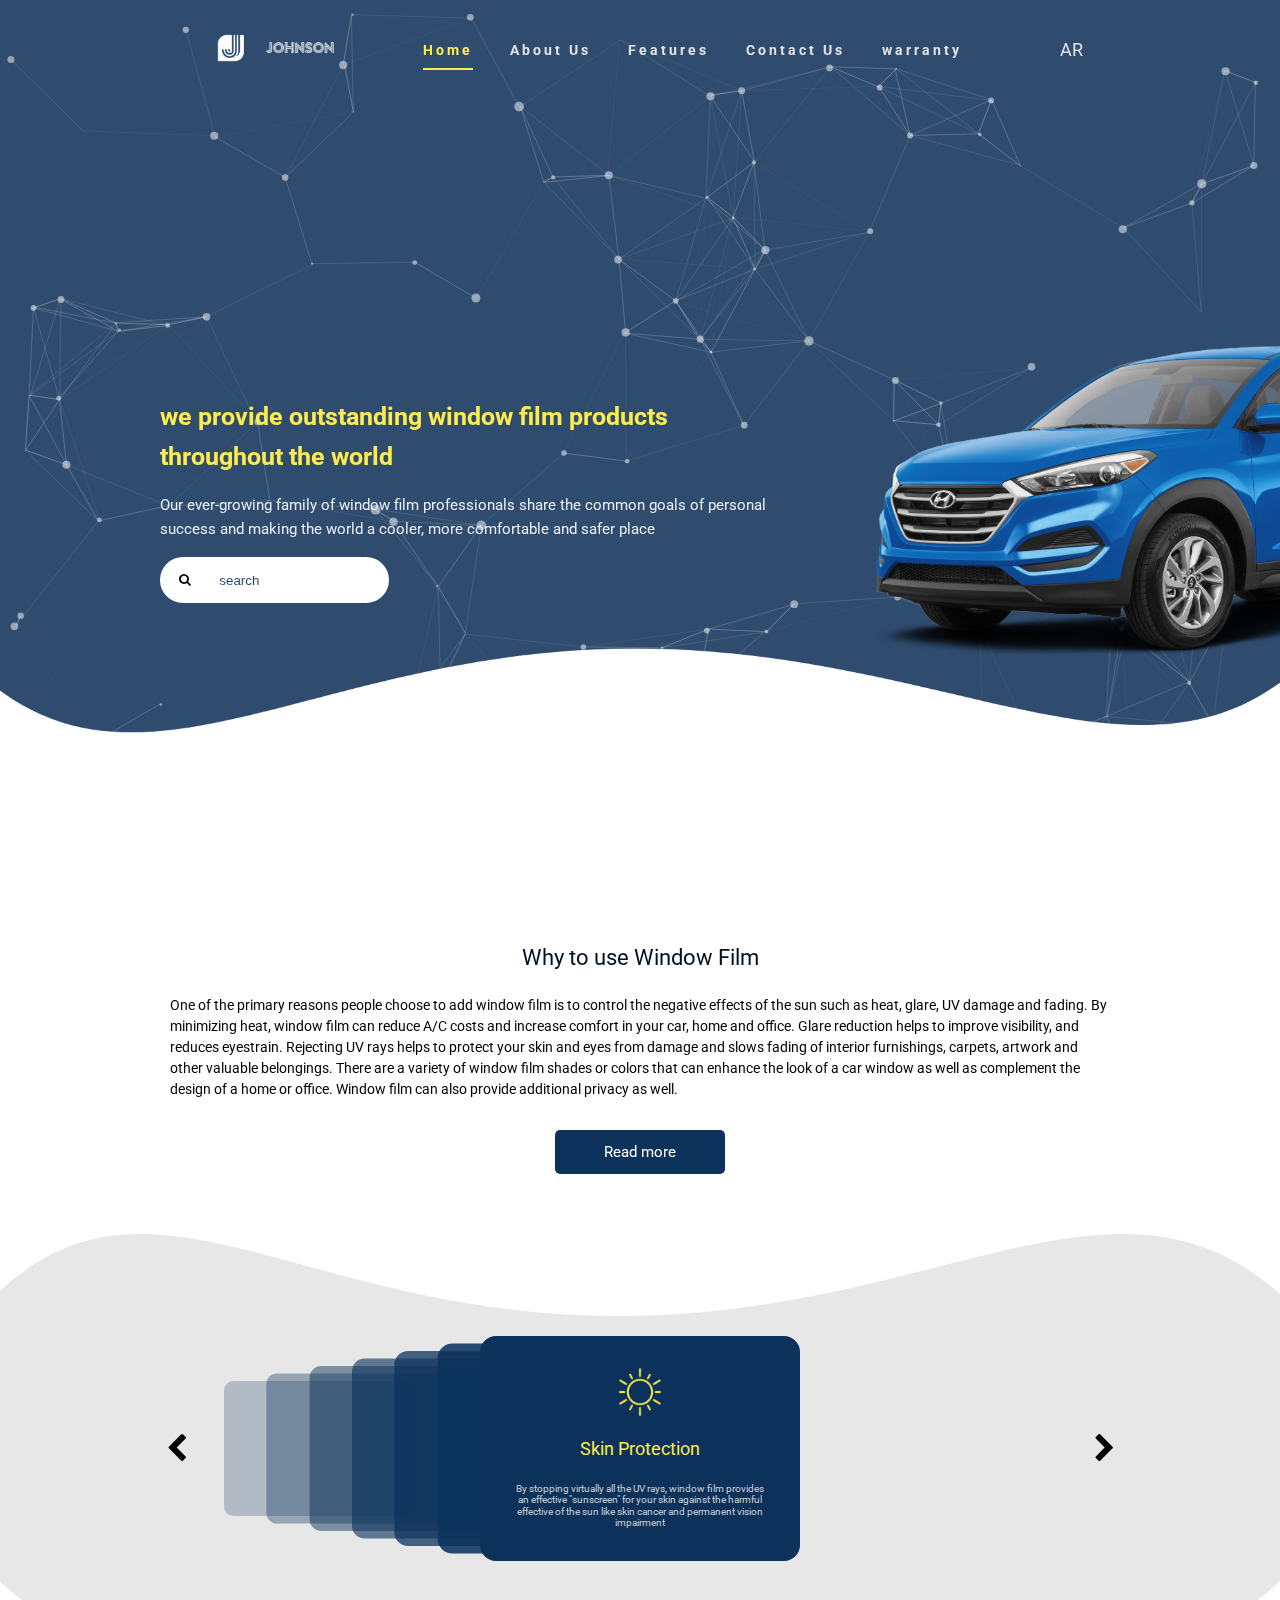
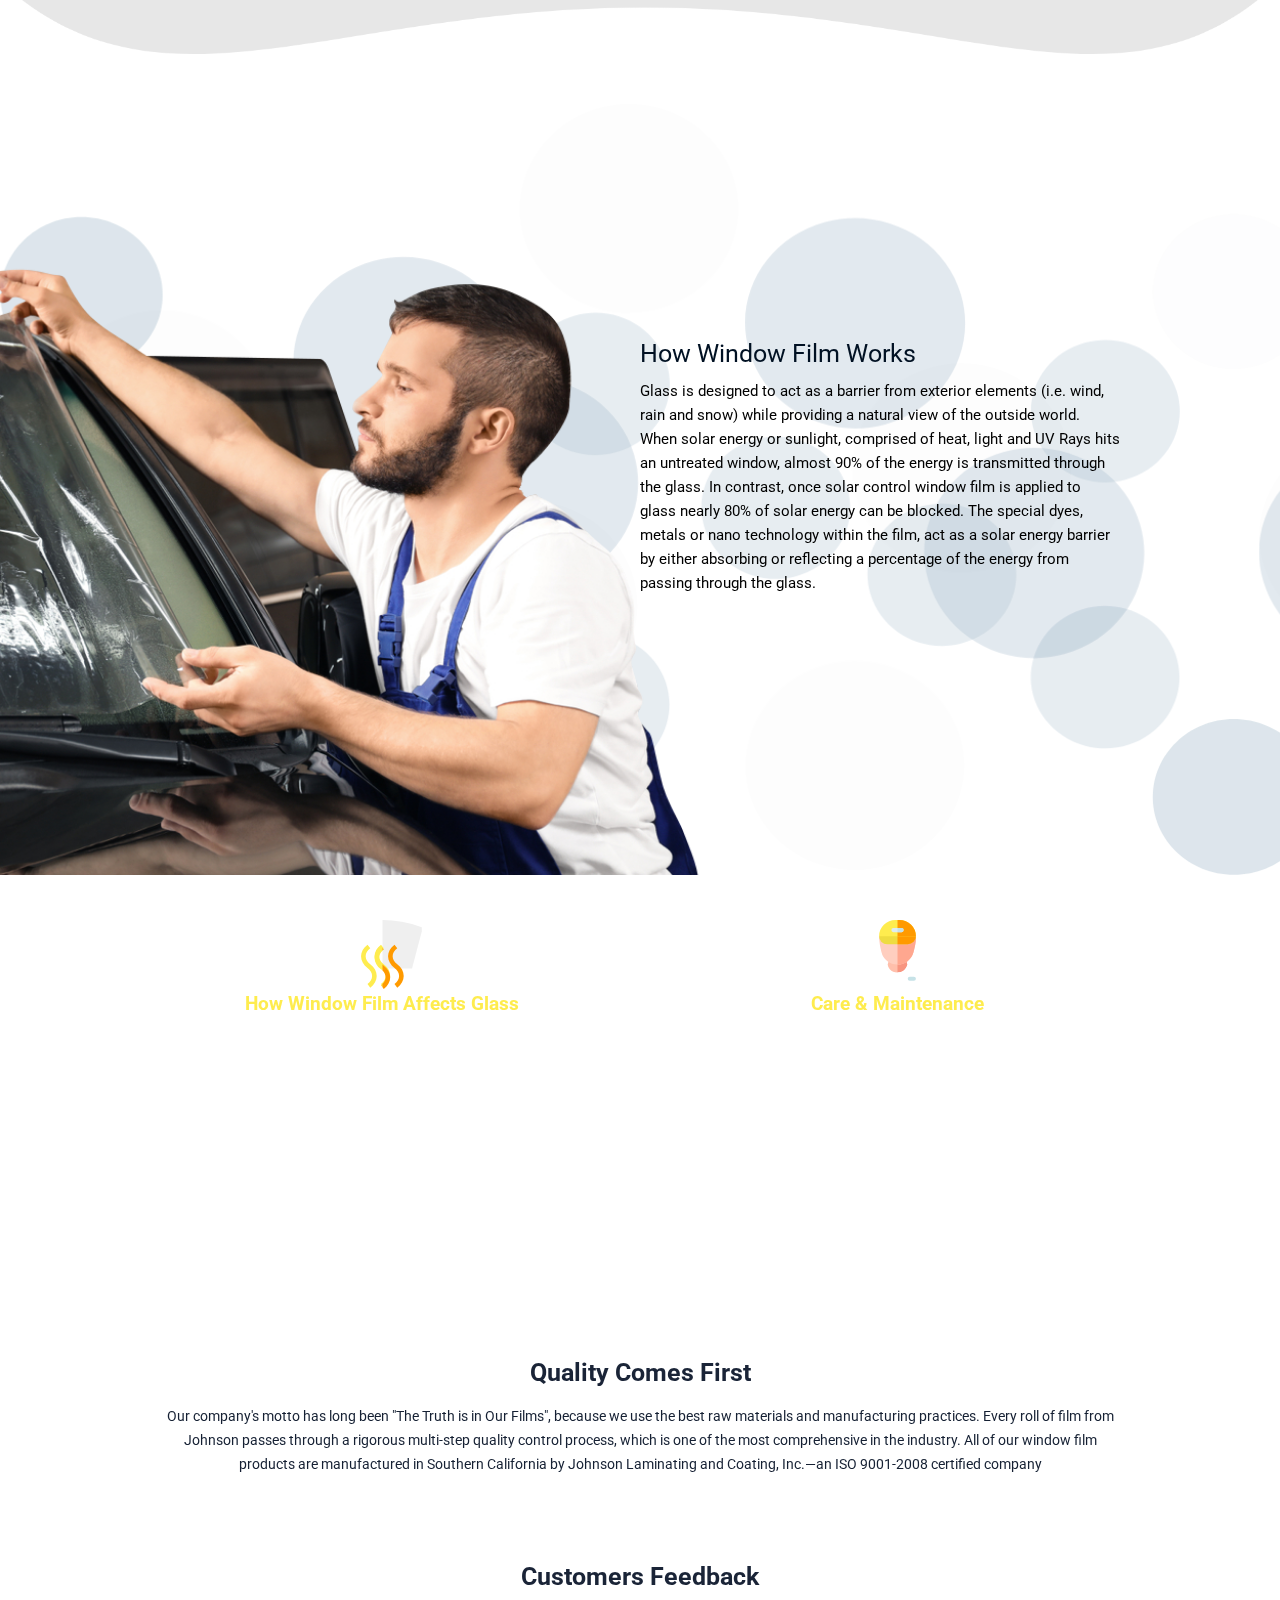
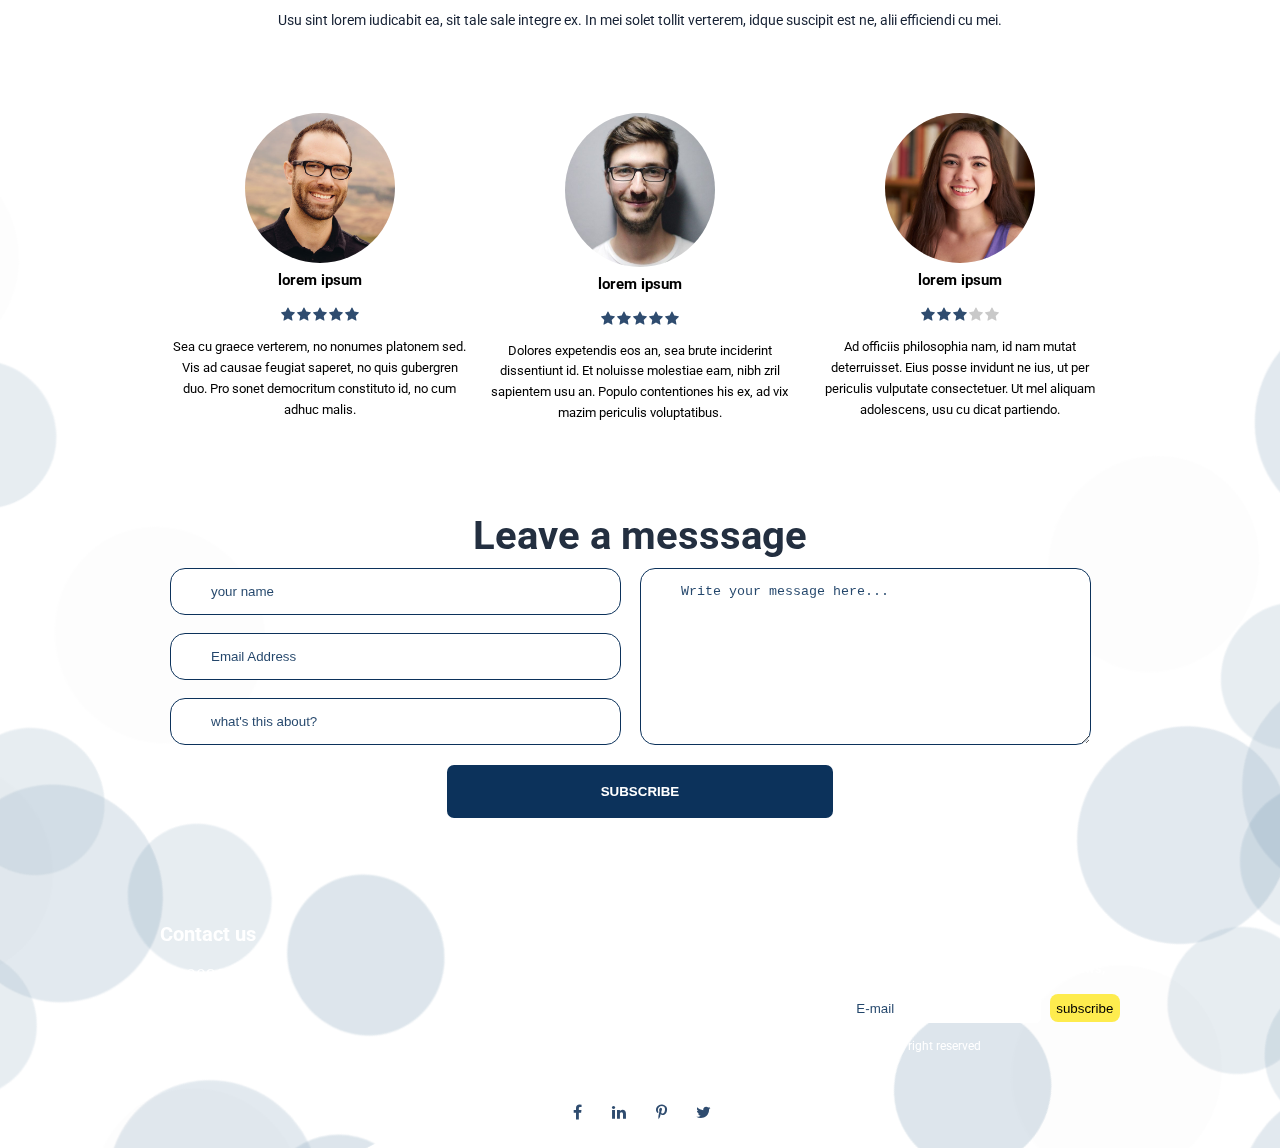
<file: index.html>
<!DOCTYPE html>
<html lang="en" dir="ltr">

<head>
  <meta charset="UTF-8">
  <meta name="viewport" content="width=device-width, initial-scale=1.0">
  <title>Johnson</title>
  <meta name="description" content="tavan">
  <link rel="shortcut icon" href="files/images/logo_1.png">
  <link rel="stylesheet"
    href="https://fonts.googleapis.com/css?family=Cairo:200,300,400,600,700,900|Roboto:100,100i,300,300i,400,400i,500,500i,700,700i,900,900i&display=swap">
  <link rel="stylesheet" href="assets/css/font-awesome.min.css">
  <link rel="stylesheet" href="assets/css/style.css">
</head>

<body id="home">
  <div class="component--section theme--full-background">
    <div class="component--particles" id="particles-js"></div>
  </div>
  <div class="component--section theme--side-bubbles">
    <div class="component--section theme--header">
      <div class="component--header">
        <div class="header__top-bar">
          <nav class="component--top-bar">

            <div class="menu">
              <div class="line1"></div>
              <div class="line2"></div>
              <div class="line3"></div>
            </div>

            <div class="logo">
              <a href="#"> <img src="files/images/logo1.png"><img src="files/images/logo2.png"> </a>

            </div>

            <ul class="nav-items">
              <li> <a href="#" class="active">Home</a> </li>
              <li> <a href="about.html">About Us</a> </li>
              <li> <a href="#features" data-vale="features">Features</a> </li>
              <li> <a href="#Contact" data-vale="Contact">Contact Us</a> </li>
              <li> <a href="warranty.html">warranty</a> </li>
            </ul>
            <p class="lan"> <a href="#"> AR </a></p>

          </nav>

        </div>
        <div class="header__main-banner">
          <div class="main-banner">
            <div class="main-banner__content">
              <h2>
                we provide outstanding window film products throughout the world
              </h2>
              <p>Our ever-growing family of window film professionals share the common goals of personal success and
                making the world a cooler, more comfortable and safer place</p>
              <form action="#">
                <i class="fa fa-search" aria-hidden="true"></i>
                <input type="text" placeholder="search">
              </form>

            </div>
            <div class="main-banner__image">
              <img src="./files/images/2018-Hyundai-Tucson-front_12661_032_1853x889_R5U_cropped.png" alt="">
            </div>
          </div>

        </div>
      </div>
      <div class="section__curve"><object data="assets/img/curve.png" type=""></object></div>

    </div>
    <div class="component--section type--solid">
      <div class="header-container">
        <div class="about">
          <div class="title">
            Why to use Window Film
          </div>
          <p>
            One of the primary reasons people choose to add window film is to control the negative effects of the sun
            such as heat, glare, UV damage and fading. By minimizing heat, window film can reduce A/C costs and increase
            comfort in your car, home and office. Glare reduction helps to improve visibility, and reduces eyestrain.
            Rejecting UV rays helps to protect your skin and eyes from damage and slows fading of interior furnishings,
            carpets, artwork and other valuable belongings. There are a variety of window film shades or colors that can
            enhance the look of a car window as well as complement the design of a home or office. Window film can also
            provide additional privacy as well.
          </p>

          <div class="button"><a href="#">Read more</a></div>
        </div>
      </div>
    </div>

    <div class="component--section theme--curves type--solid" id="feature">
      <div class="header-container">
        <div class="component--slider">
          <div class="slider__slides">
            <div class="slider__slide">
              <div class="slide__icon">
                <img src="files/images/files_images_slide-1.png" alt="">
              </div>
              <div class="slide__title">
                skin protection
              </div>
              <div class="slide__description">
                By stopping virtually all the UV rays, window film provides an effective "sunscreen" for your skin
                against the harmful effective of the sun like skin cancer and permanent vision impairment
              </div>
            </div>
            <div class="slider__slide">
              <div class="slide__icon">
                <img src="files/images/files_images_slide-2.png " alt="">
              </div>
              <div class="slide__title">
                Reduce Fading
              </div>
              <div class="slide__description">
                Window film blocks up to 99% off UV rays while also significantiy reducing heat. Reducing these two
                primary causes of fading helps to protect your valuable home or office furnishings or vehicle's
                interior. Our clear safety and security films block 98% or more of UV rays </div>
            </div>
            <div class="slider__slide">
              <div class="slide__icon">
                <img src="files/images/files_images_slide-3.png" alt="">
              </div>
              <div class="slide__title">
                Appearance
              </div>
              <div class="slide__description">
                there are a variety of window film shades or color that can enhance the look of a car window as well as
                complement the design of a home or office
              </div>
            </div>
            <div class="slider__slide">
              <div class="slide__icon">
                <img src="files/images/files_images_slide-4.png" alt="">
              </div>
              <div class="slide__title">
                Energy Saving
              </div>
              <div class="slide__description">
                Solar control films can significantly reduce air conditioning usage. this will extend the life of A/C
                systems and reduce energy costs...including improved gas mileage for your vehicle
              </div>
            </div>
            <div class="slider__slide">
              <div class="slide__icon">
                <img src="files/images/files_images_slide-5.png" alt="">
              </div>
              <div class="slide__title">
                cut Annoying Glare
              </div>
              <div class="slide__description">
                whatever the couse -direct sun ,headlights ,or reflection from snow, water,or surrounding
                buildings-glare is not only annoyingbut can also be dangerous if it blinds you vision .like sunglasses
                ,window film does an excellent job of cutting glare
              </div>
            </div>
            <div class="slider__slide">
              <div class="slide__icon">
                <img src="files/images/files_images_slide-6.png" alt="">
              </div>
              <div class="slide__title">
                Decrease Heat
              </div>
              <div class="slide__description">
                Today's window film can provide up to 82% solar energy rejection versus untreated glass. By controlling
                host spots and over all unwanted interior teat from the sun ,window film helpes create a more
                confortable living or driving experience while reducing cooling costs
              </div>
            </div>
            <div class="slider__slide">
              <div class="slide__icon">
                <img src="files/images/files_images_slide-7.png" alt="">
              </div>
              <div class="slide__title">
                increase safety & Security
              </div>
              <div class="slide__description">
                accidents, forces of nature and human threats can instantly turn a pane of glass into dangerous shards.
                thicker protective safety films are available to provide an extra level of protection in case of
                breakage and increased security for yout possessions against smash-ans grab robberies
              </div>
            </div>
          </div>
          <div class="slider__controllers">
            <div class="slider__navigator">
              <div class="navigator__button type--next"><i class="fa fa-chevron-right" aria-hidden="true"></i></div>
              <div class="navigator__button type--previous"><i class="fa fa-chevron-left" aria-hidden="true"></i></div>
            </div>
          </div>
        </div>

      </div>
      <div class="section__curves type--top"><object data="assets/img/curves--top.png" type=""></object></div>
      <div class="section__curves type--bottom"><object data="assets/img/curves--bottom.png" type=""></object></div>
    </div>


    <div class="component--section theme--bubbles type--solid">


      <div class="division division--large">

        <div class="division__image">
          <img src="./files/images/film.png" alt="">
        </div>
        <div class="header-container">
          <div class="division__content">
            <h2>
              how window film works
            </h2>
            <p>Glass is designed to act as a barrier from exterior elements (i.e. wind, rain and snow) while providing a
              natural view of the outside world. When solar energy or sunlight, comprised of heat, light and UV Rays
              hits an untreated window, almost 90% of the energy is transmitted through the glass. In contrast, once
              solar control window film is applied to glass nearly 80% of solar energy can be blocked. The special dyes,
              metals or nano technology within the film, act as a solar energy barrier by either absorbing or reflecting
              a percentage of the energy from passing through the glass.</p>

          </div>
        </div>

      </div>
      <div class="section__bubbles"><object data="assets/img/bubbles.svg" type=""></object></div>
    </div>
    <!-- start feature -->
    <div class="component--section">
      <div class="header-container">
        <div class="features" id="features">
          <ul>
            <li class="features_left">
              <img src="./files/images/windscreen%20(2).svg">
              <h2>how window film affects glass</h2>
              <p>Glass is designed to act as a barrier from exterior elements (i.e. wind, rain and snow) while providing
                a natural view of the outside world. When solar energy or sunlight, comprised of heat, light and UV Rays
                hits an untreated window, almost 90% of the energy is transmitted through the glass. In contrast, once
                solar control window film is applied to glass nearly 80% of solar energy can be blocked. The special
                dyes, metals or nano technology within the film, act as a solar energy barrier by either absorbing or
                reflecting a percentage of the energy from passing through the glass.</p>
            </li>

            <li class="features_right">
              <img src="./files/images/mechanic%20(2).svg">
              <h2>care & maintenance</h2>
              <p>Once window film has been installed, it is very common to see a slight haziness and/or small water
                pockets. This is a normal part of the adhesive bonding process called "curing". Depending on the film
                type and weather conditions, it may take up to 30 days for the film to be fully cured. The curing
                process is slow because the remaining water used in installation must evaporate through the film.
                Sputtered and heavy security films take the longest to dry and will take longer for any hazy appearance
                to disappear.</p>
            </li>
          </ul>
        </div>
      </div>
    </div>
    <!-- end feature -->

    <div class="component--section type--solid">
      <!-- start division -->

      <div class="header">
        <div class="header-container">
          <h2>quality comes first</h2>
          <p>Our company's motto has long been "The Truth is in Our Films", because we use the best raw materials and
            manufacturing practices. Every roll of film from Johnson passes through a rigorous multi-step quality
            control process, which is one of the most comprehensive in the industry. All of our window film products are
            manufactured in Southern California by Johnson Laminating and Coating, Inc.—an ISO 9001-2008 certified
            company</p>
        </div>

      </div>

      <div class="header">
        <div class="header-container">
          <h2>customers feedback</h2>
          <p>Usu sint lorem iudicabit ea, sit tale sale integre ex. In mei solet tollit verterem, idque suscipit est ne,
            alii efficiendi cu mei.
          </p>
        </div>

      </div>
      <!-- end division -->
      <!-- start testimonials -->
      <div class="testimonials">
        <div class="header-container">
          <div class="testimonials__client">
            <img src="./files/images/client1.jpg" alt="">
            <h4>lorem ipsum</h4>
            <i class="fa fa-star"></i>
            <i class="fa fa-star"></i>
            <i class="fa fa-star"></i>
            <i class="fa fa-star"></i>
            <i class="fa fa-star"></i>
            <p>Sea cu graece verterem, no nonumes platonem sed. Vis ad causae feugiat saperet, no quis gubergren duo.
              Pro sonet democritum constituto id, no cum adhuc malis. </p>
          </div>
          <div class="testimonials__client">
            <img src="./files/images/client2.jpeg" alt="">
            <h4>lorem ipsum</h4>
            <i class="fa fa-star"></i>
            <i class="fa fa-star"></i>
            <i class="fa fa-star"></i>
            <i class="fa fa-star"></i>
            <i class="fa fa-star"></i>
            <p>Dolores expetendis eos an, sea brute inciderint dissentiunt id. Et noluisse molestiae eam, nibh zril
              sapientem usu an. Populo contentiones his ex, ad vix mazim periculis voluptatibus.</p>
          </div>
          <div class="testimonials__client">
            <img src="./files/images/client3.jpg" alt="">
            <h4>lorem ipsum</h4>
            <i class="fa fa-star"></i>
            <i class="fa fa-star"></i>
            <i class="fa fa-star"></i>
            <i class="fa fa-star light"></i>
            <i class="fa fa-star light"></i>
            <p>Ad officiis philosophia nam, id nam mutat deterruisset. Eius posse invidunt ne ius, ut per periculis
              vulputate consectetuer. Ut mel aliquam adolescens, usu cu dicat partiendo. </p>
          </div>
        </div>

      </div>
      <!-- end testimonials -->
      <!-- start contact-us -->
      <div class="contact-section" id="Contact">
        <div class="header-container">
          <h2 class="section-header">Leave a messsage</h2>

          <form class="contact-form" action="#" method="post">
            <div class="input-container">
              <div class="input-left">
                <input type="text" class="contact-form-text" placeholder="your name">
                <input type="email" class="contact-form-text" placeholder="Email Address">
                <input type="text" class="contact-form-text" placeholder="what's this about?">
              </div>
              <div class="input-right">
                <textarea class="contact-form-text" placeholder="Write your message here..."></textarea>
              </div>
            </div>
            <input type="submit" class="contact-form-btn" value="subscribe">
          </form>
        </div>
      </div>

      <!-- end contact-us -->
    </div>
    <div class="component--section">
      <!-- start footer -->
      <div class="header-container">
        <div class="footer">
          <div class="footer__contact">
            <h2>Contact us</h2>
            <ul>
              <li><i class="fa fa-phone"><span>0098-65324</span></i></li>
              <li><i class="fa fa-map-marker"><span>tanta-Egypt</span></i></li>
              <li><i class="fa fa-map-marker"><span>tanta-Egypt</span></i></li>
            </ul>
          </div>
          <div class="footer__subscribe">
            <h3>subscribe our newsletter for the latest news,</h3>
            <form action="#">
              <input type="email" placeholder="E-mail">
              <button>subscribe</button>
            </form>
            <p>&copy; 2019 all right reserved</p>
          </div>
        </div>
        <div class="footer__social-links">
          <ul>
            <li> <a href="#"> <i class="fa fa-facebook"></i> </a> </li>
            <li> <a href="#"> <i class="fa fa-linkedin"></i></a> </li>
            <li> <a href="#"> <i class="fa fa-pinterest-p"></i></a> </li>
            <li> <a href="#"> <i class="fa fa-twitter"></i></a> </li>
          </ul>
        </div>
      </div>
      <!-- end footer -->
    </div>
    <div class="section__bubbles type--start"><object data="assets/img/side-bubbles--start.svg" type=""></object></div>
    <div class="section__bubbles type--end"><object data="assets/img/side-bubbles--end.svg" type=""></object></div>
  </div>
  <script src="https://code.jquery.com/jquery-3.3.1.min.js"></script>
  <script src="assets/js/particles.min.js"></script>
  <script src="assets/js/main.js"></script>
  <script src="assets/js/top-bar.js"></script>
  <script src="assets/js/slider.js"></script>
  <script>
    $(document).ready(function () {
      $('.component--slider').slider({
        selector: {
          slides: '.slider__slides',
          slide: '.slider__slide'
        }
      });
    });
  </script>


</body>

</html>
</file>
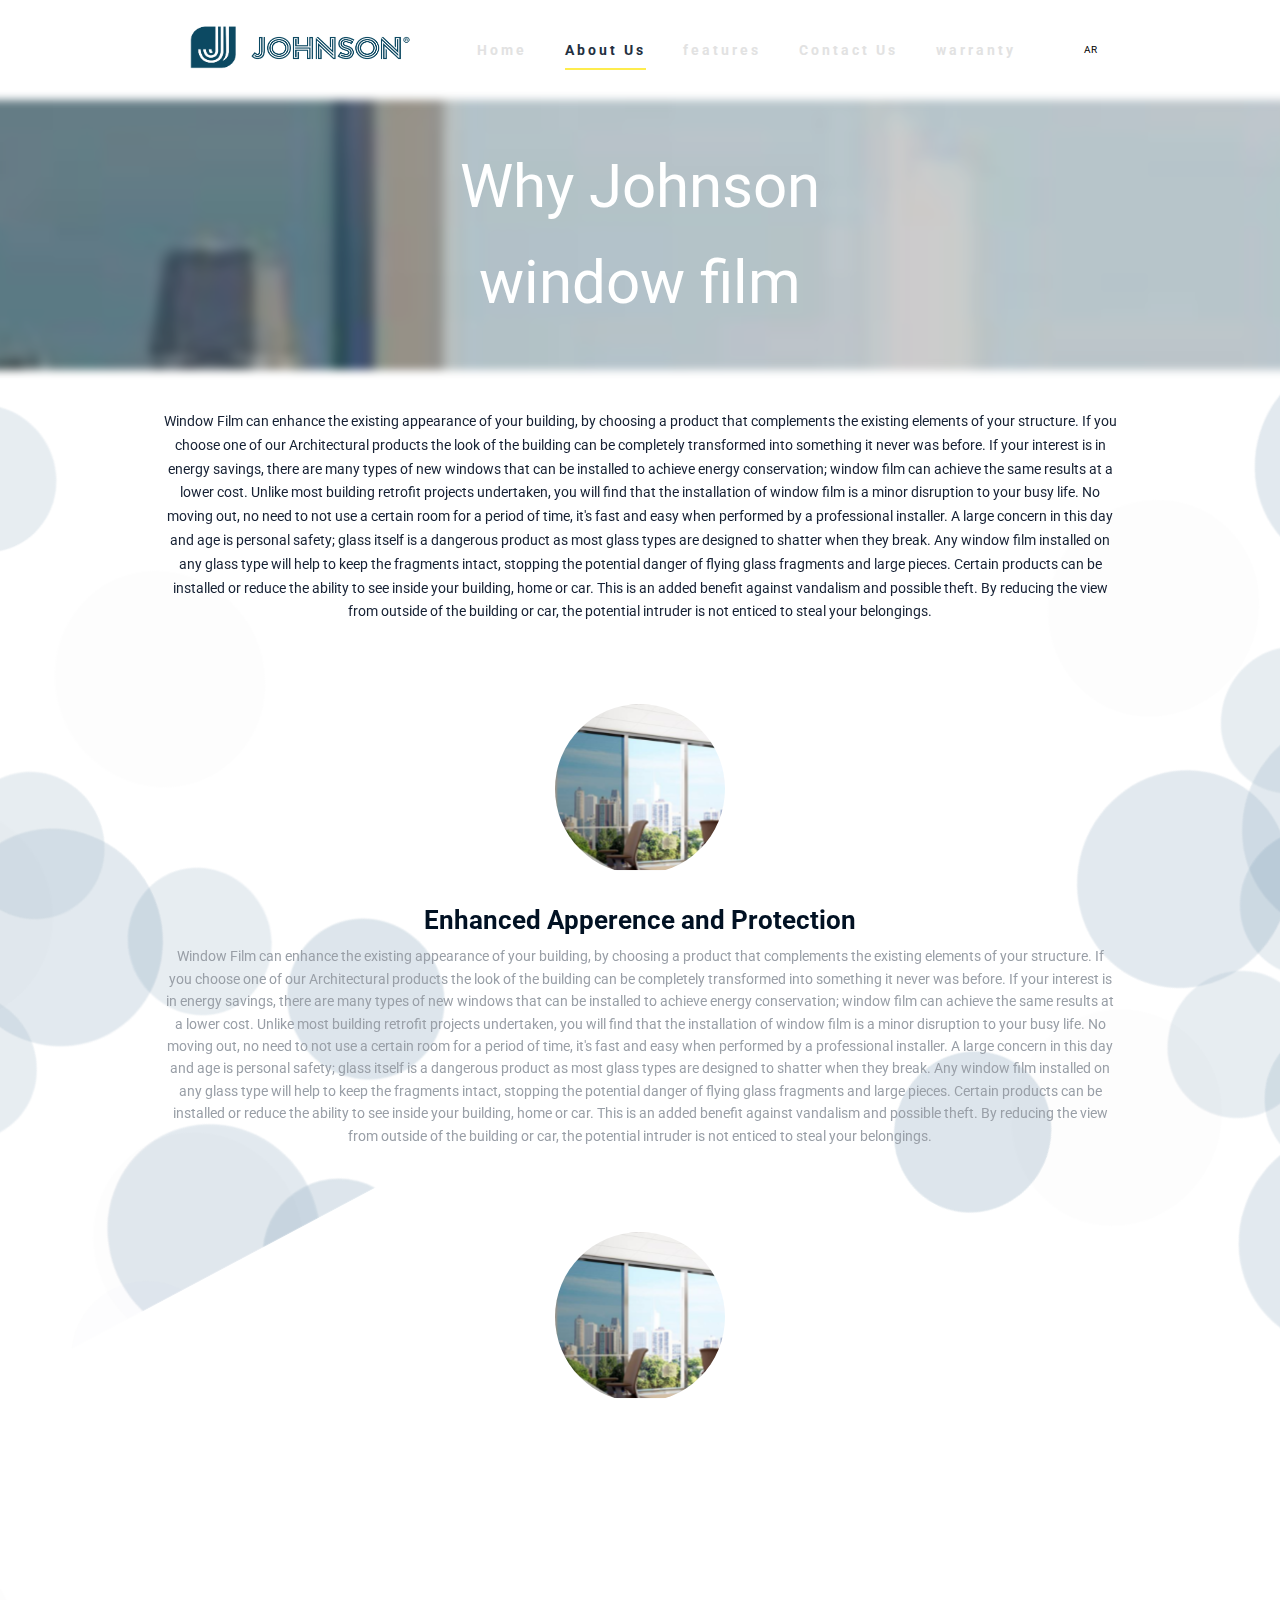
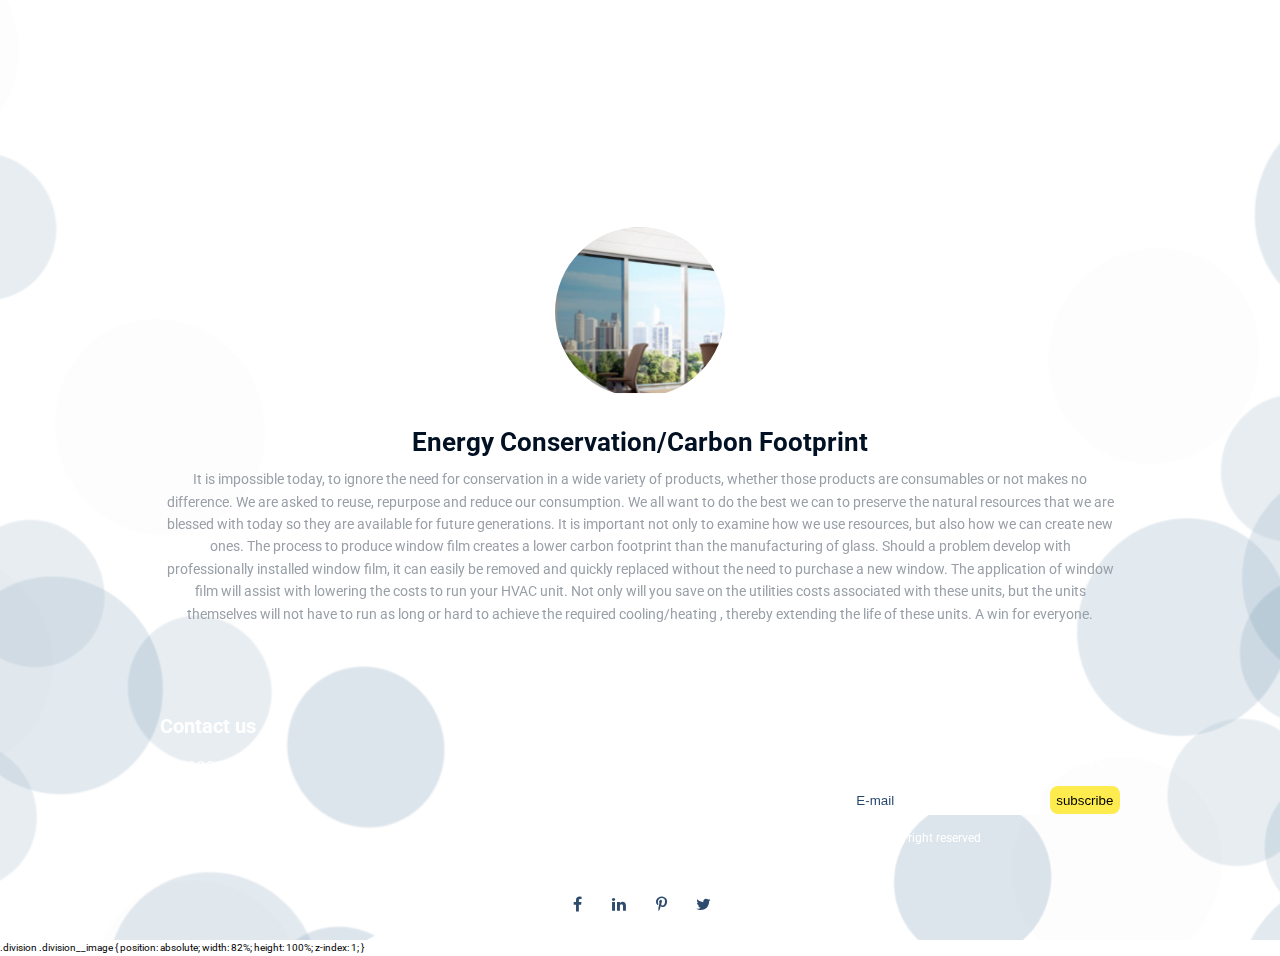
<file: about.html>
<!DOCTYPE html>
<html lang="en" dir="ltr">

<head>
    <meta charset="UTF-8">
    <meta name="viewport" content="width=device-width, initial-scale=1.0">
    <title>about</title>
    <meta name="description" content="tavan">
    <link rel="shortcut icon" href="files/images/logo_1.png">
    <link rel="stylesheet"
        href="https://fonts.googleapis.com/css?family=Cairo:200,300,400,600,700,900|Roboto:100,100i,300,300i,400,400i,500,500i,700,700i,900,900i&display=swap">
    <link rel="stylesheet" href="assets/css/font-awesome.min.css">
    <link rel="stylesheet" href="assets/css/style.css">
</head>

<body>
    <div class="component--section theme--full-background">
        <div class="component--particles" id="particles-js"></div>
    </div>
    <!-- start navbar -->
    <div class="component--section theme--side-bubbles">
        <div class="component--section size--container type--solid status--stack">
            <div class=" header__top-bar">
                <nav class="component--top-bar">

                    <div class="menu">
                        <div class="line1"></div>
                        <div class="line2"></div>
                        <div class="line3"></div>
                    </div>

                    <div class="logo">
                        <a href="index.html"><img src="files/images/final_logo_f.png"><img
                                src="files/images/final_logo_f2.png"></a>

                    </div>

                    <ul class="nav-items primary--color">
                        <li><a href="index.html">Home</a></li>
                        <li><a href="#" class="active">About Us</a></li>
                        <li><a href="index.html#feature">features</a></li>
                        <li><a href="index.html#Contact">Contact Us</a></li>
                        <li><a href="warranty.html">warranty</a></li>
                    </ul>
                    <p> <a href="#"> AR </a></p>

                </nav>

            </div>
            <!-- start header -->



            <div class="blur"><span>Why Johnson <br> window film</span></div>
        </div>

        <div class="component--section type--solid">
            <div class="header">

                <div class="header-container">
                    <p>Window Film can enhance the existing appearance of your building, by choosing a product that
                        complements the existing elements of your structure. If you choose one of our Architectural
                        products the look of the building can be completely transformed into something it never was
                        before. If your interest is in energy savings, there are many types of new windows that can be
                        installed to achieve energy conservation; window film can achieve the same results at a lower
                        cost. Unlike most building retrofit projects undertaken, you will find that the installation of
                        window film is a minor disruption to your busy life. No moving out, no need to not use a certain
                        room for a period of time, it's fast and easy when performed by a professional installer. A
                        large concern in this day and age is personal safety; glass itself is a dangerous product as
                        most glass types are designed to shatter when they break. Any window film installed on any glass
                        type will help to keep the fragments intact, stopping the potential danger of flying glass
                        fragments and large pieces. Certain products can be installed or reduce the ability to see
                        inside your building, home or car. This is an added benefit against vandalism and possible
                        theft. By reducing the view from outside of the building or car, the potential intruder is not
                        enticed to steal your belongings.
                    </p>
                </div>
                <!--  -->

            </div>

        </div>

        <!-- start component -->
        <div class="component--section type--solid">
            <div class="component">

                <img src="files/images/Mask Group 13.svg">
                <div class="header-container">
                    <div class="component-title">
                        <h2>Enhanced Apperence and Protection</h2>
                    </div>
                    <div class="component-description">
                        <p> Window Film can enhance the existing appearance of your building, by choosing a product that
                            complements the existing elements of your structure. If you choose one of our Architectural
                            products the look of the building can be completely transformed into something it never was
                            before. If your interest is in energy savings, there are many types of new windows that can
                            be installed to achieve energy conservation; window film can achieve the same results at a
                            lower cost. Unlike most building retrofit projects undertaken, you will find that the
                            installation of window film is a minor disruption to your busy life. No moving out, no need
                            to not use a certain room for a period of time, it's fast and easy when performed by a
                            professional installer. A large concern in this day and age is personal safety; glass itself
                            is a dangerous product as most glass types are designed to shatter when they break. Any
                            window film installed on any glass type will help to keep the fragments intact, stopping the
                            potential danger of flying glass fragments and large pieces. Certain products can be
                            installed or reduce the ability to see inside your building, home or car. This is an added
                            benefit against vandalism and possible theft. By reducing the view from outside of the
                            building or car, the potential intruder is not enticed to steal your belongings.</p>
                    </div>

                </div>
            </div>
            <div class="section__bubbles type--start"><object data="assets/img/side-bubbles--start.svg"
                    type=""></object>
            </div>
            <div class="section__bubbles type--end"><object data="assets/img/side-bubbles--end.svg" type=""></object>
            </div>
        </div>


        <div class="header-container">
            <div class="component">

                <img src="files/images/Mask Group 13.svg">
                <div class="header-container">
                    <div class="component-title white">
                        <h2>Not Only for Automobiles</h2>
                    </div>
                    <div class="component-description white">
                        <p> When thinking of window film, we all know about tinting our cars, which has been around for
                            almost as long as there have been cars. Everyone wants to reduce the glare encountered when
                            driving and protect the vehicle’s interior. As we drive around town we always see companies
                            advertising automobile window tinting, but did you ever think that the same kind of product
                            might bring advantages to your building? Your car is not the largest monetary investment you
                            will ever make, that’s reserved for real estate, whether a commercial building, your home,
                            office or rental unit. Why not give the largest investment you will ever make the same
                            protection? Whether you are interested in privacy, safety, energy savings or appearance the
                            benefits of window film will bring the same levels of protection with a greater return on
                            investment. The temperature changes that buildings experience are slower and felt more by
                            humans than the changes in your car. Sure your cars gets hot, but leave the windows or doors
                            open and turn on the AC in a short period of time the temperature will adjust to a
                            comfortable environment, but not so with a building. Buildings are not conducive to quick
                            temperature turn a rounds. Automobiles are small spaces with limited amounts of air which
                            allows air to circulate more quickly. As we all know trying to cool or even heat a building
                            in which the HVAC has gone out, takes quite awhile. The addition of any kind of window film
                            on a structure will assist with the amount of heat or cold that escapes from the untreated
                            window.

                        </p>
                    </div>

                </div>
            </div>
        </div>
        <div class="component--section type--solid">
            <div class="component">

                <img src="files/images/Mask Group 13.svg">
                <div class="header-container">
                    <div class="component-title">
                        <h2>Energy Conservation/Carbon Footprint</h2>
                    </div>
                    <div class="component-description">
                        <p> It is impossible today, to ignore the need for conservation in a wide variety of products,
                            whether those products are consumables or not makes no difference. We are asked to reuse,
                            repurpose and reduce our consumption. We all want to do the best we can to preserve the
                            natural resources that we are blessed with today so they are available for future
                            generations. It is important not only to examine how we use resources, but also how we can
                            create new ones. The process to produce window film creates a lower carbon footprint than
                            the manufacturing of glass. Should a problem develop with professionally installed window
                            film, it can easily be removed and quickly replaced without the need to purchase a new
                            window. The application of window film will assist with lowering the costs to run your HVAC
                            unit. Not only will you save on the utilities costs associated with these units, but the
                            units themselves will not have to run as long or hard to achieve the required
                            cooling/heating , thereby extending the life of these units. A win for everyone.

                        </p>
                    </div>

                </div>
            </div>
        </div>

        <!-- end component -->
        <div class="component--section">
            <!-- start footer -->
            <div class="header-container">
                <div class="footer">
                    <div class="footer__contact">
                        <h2>Contact us</h2>
                        <ul>
                            <li><i class="fa fa-phone"><span>0098-65324</span></i></li>
                            <li><i class="fa fa-map-marker"><span>tanta-Egypt</span></i></li>
                            <li><i class="fa fa-map-marker"><span>tanta-Egypt</span></i></li>
                        </ul>
                    </div>
                    <div class="footer__subscribe">
                        <h3>subscribe our newsletter for the latest news,</h3>
                        <form action="#">
                            <input type="email" placeholder="E-mail">
                            <button>subscribe</button>
                        </form>
                        <p>&copy; 2019 all right reserved</p>
                    </div>
                </div>
                <div class="footer__social-links">
                    <ul>
                        <li> <a href="#"> <i class="fa fa-facebook"></i> </a> </li>
                        <li> <a href="#"> <i class="fa fa-linkedin"></i></a> </li>
                        <li> <a href="#"> <i class="fa fa-pinterest-p"></i></a> </li>
                        <li> <a href="#"> <i class="fa fa-twitter"></i></a> </li>
                      </ul>
                </div>
            </div>
            <!-- end footer -->
        </div>
        <div class="section__bubbles type--start"><object data="assets/img/side-bubbles--start.svg" type=""></object>
        </div>
        <div class="section__bubbles type--end"><object data="assets/img/side-bubbles--end.svg" type=""></object></div>
    </div>


    <script src="https://code.jquery.com/jquery-3.3.1.min.js"></script>
    <script src="assets/js/particles.min.js"></script>
    <script src="assets/js/main.js"></script>
    <script src="assets/js/top-bar.js"></script>
</body>

</html>
.division .division__image {
position: absolute;
width: 82%;
height: 100%;
z-index: 1;
}
</file>
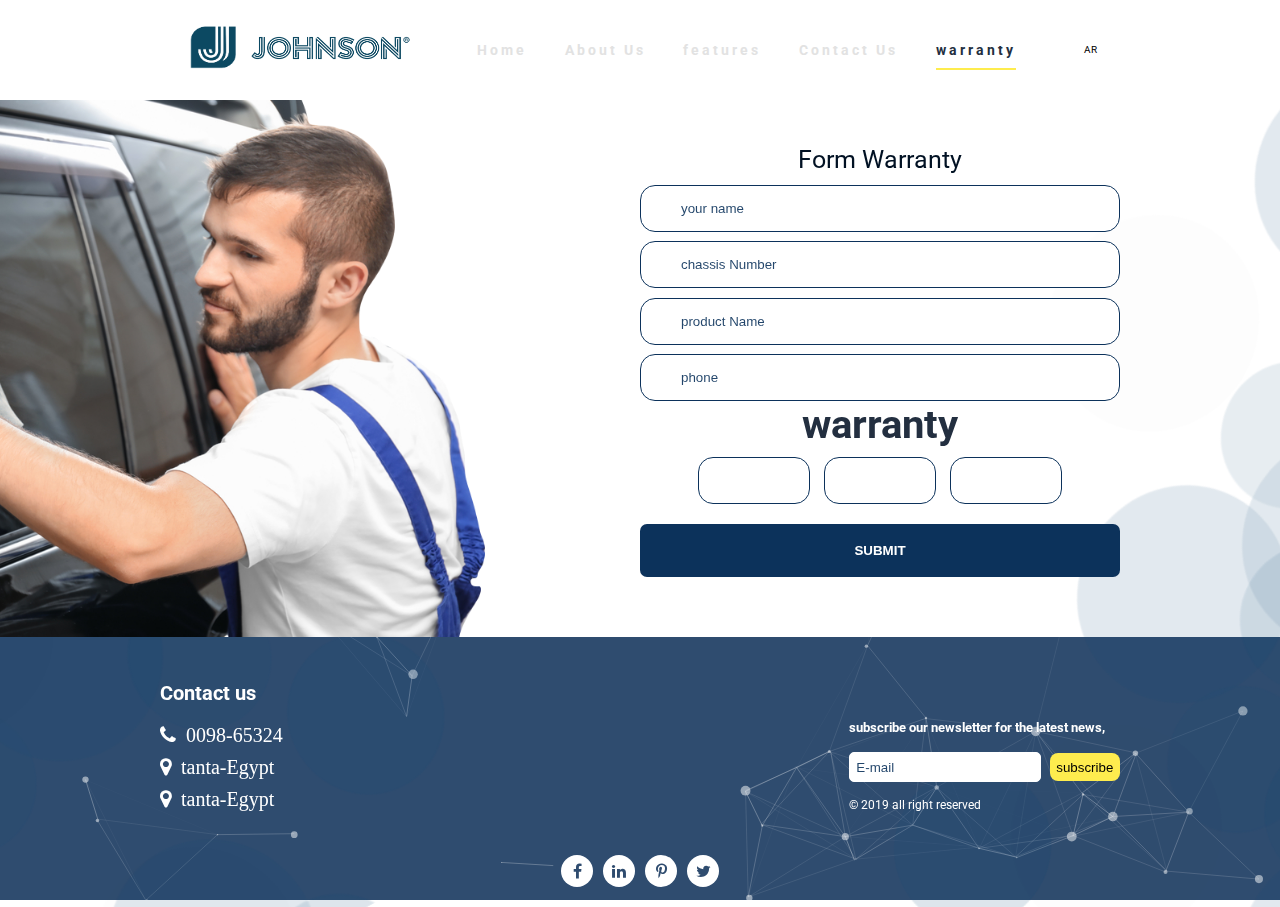
<file: warranty.html>
<!DOCTYPE html>
<html lang="en" dir="ltr">

<head>
    <meta charset="UTF-8">
    <meta name="viewport" content="width=device-width, initial-scale=1.0">
    <title>warranty</title>
    <meta name="description" content="tavan">
    <link rel="shortcut icon" href="files/images/logo_1.png">
    <link rel="stylesheet"
        href="https://fonts.googleapis.com/css?family=Cairo:200,300,400,600,700,900|Roboto:100,100i,300,300i,400,400i,500,500i,700,700i,900,900i&display=swap">
    <link rel="stylesheet" href="assets/css/font-awesome.min.css">
    <link rel="stylesheet" href="assets/css/style.css">
</head>

<body>
    <div class="component--section theme--full-background">
        <div class="component--particles" id="particles-js"></div>
    </div>
    <!-- start navbar -->
    <div class="component--section theme--side-bubbles">
        <div class="component--section size--container type--solid status--stack">
            <div class=" header__top-bar">
                <nav class="component--top-bar">

                    <div class="menu">
                        <div class="line1"></div>
                        <div class="line2"></div>
                        <div class="line3"></div>
                    </div>

                    <div class="logo">
                       <a href="index.html"> <img src="files/images/final_logo_f.png"><img src="files/images/final_logo_f2.png"> </a>

                    </div>
                  
                    <ul class="nav-items primary--color">
                        <li><a href="index.html">Home</a></li>
                        <li><a href="about.html">About Us</a></li>
                        <li><a href="index.html#feature">features</a></li>
                        <li><a href="index.html#Contact">Contact Us</a></li>
                        <li><a href="#" class="active">warranty</a></li>
                    </ul>
                    <p> <a href="#"> AR </a></p>
                </nav>

            </div>
            <!-- start header -->




        </div>
        <div class="component--section type--solid">
            <div class="division">

                <div class="division__image">
                    <img src="./files/images/warranty.png" alt="">
                </div>
                <div class="header-container">
                    <div class="division__content">
                        <h2 class="section-header">form warranty</h2>

                        <form class="warranty-section" action="#" method="post">
                            <div class="input-container">
                                <div class="input-top">
                                    <input type="text" class="warranty-form-text" placeholder="your name">
                                    <input type="text" class="warranty-form-text" placeholder="chassis Number">
                                    <input type="text" class="warranty-form-text" placeholder="product Name">
                                    <input type="text" class="warranty-form-text" placeholder="phone">
                                </div>
                                <h3 class="section-discription"> warranty</h3>

                                <div class="input-bottom">
                                    <input type="text" class="warranty-form-text">
                                    <input type="text" class="warranty-form-text">
                                    <input type="text" class="warranty-form-text">
                                </div>
                            </div>
                            <input type="submit" class="warranty-form-btn" value="submit">
                        </form>
                    </div>
                </div>

            </div>

        </div>
        <!-- end component -->
        <div class="component--section">
            <!-- start footer -->
            <div class="header-container">
                <div class="footer">
                    <div class="footer__contact">
                        <h2>Contact us</h2>
                        <ul>
                            <li><i class="fa fa-phone"><span>0098-65324</span></i></li>
                            <li><i class="fa fa-map-marker"><span>tanta-Egypt</span></i></li>
                            <li><i class="fa fa-map-marker"><span>tanta-Egypt</span></i></li>
                        </ul>
                    </div>
                    <div class="footer__subscribe">
                        <h3>subscribe our newsletter for the latest news,</h3>
                        <form action="#">
                            <input type="email" placeholder="E-mail">
                            <button>subscribe</button>
                        </form>
                        <p>&copy; 2019 all right reserved</p>
                    </div>
                </div>
                <div class="footer__social-links">
                    <ul>
                        <li> <a href="#"> <i class="fa fa-facebook"></i> </a> </li>
                        <li> <a href="#"> <i class="fa fa-linkedin"></i></a> </li>
                        <li> <a href="#"> <i class="fa fa-pinterest-p"></i></a> </li>
                        <li> <a href="#"> <i class="fa fa-twitter"></i></a> </li>
                      </ul>
                </div>
            </div>
            <!-- end footer -->
        </div>
        <div class="section__bubbles type--start"><object data="assets/img/side-bubbles--start.svg" type=""></object>
        </div>
        <div class="section__bubbles type--end"><object data="assets/img/side-bubbles--end.svg" type=""></object></div>
    </div>


    <script src="https://code.jquery.com/jquery-3.3.1.min.js"></script>
    <script src="assets/js/particles.min.js"></script>
    <script src="assets/js/main.js"></script>
    <script src="assets/js/top-bar.js"></script>
</body>

</html>
</file>
<file: assets/css/style.css>
/* RESET */
* {
  padding: 0;
  margin: 0;
}

body {
  margin: 0;
  line-height: 1.6;
  letter-spacing: 1.2;
  overflow-x: hidden;
}

html {
  -webkit-box-sizing: border-box;
  box-sizing: border-box;
  font-size: 10px;
  scroll-behavior: smooth
}

ul {
  margin: 0;
  padding: 0;
}

li {
  list-style: none;
}

a {
  text-decoration: none;
  color: inherit;
}

.header-container {
  margin: 0 auto;
  width: 92%;
  max-width: 960px;
  position: relative;
  z-index: 2000;
}

/* GENERAL */
[lang="en"] {
  font-family: 'Roboto', sans-serif;
}

[lang="ar"] {
  font-family: 'Cairo', sans-serif;
}

/* SECTION */
.component--section {
  position: relative;
}

.component--section.type--solid {
  background-color: #fff;
}

.component--section.theme--full-background {
  position: fixed;
  top: 0;
  right: 0;
  bottom: 0;
  left: 0;
}

.component--section.theme--header {
  min-height: 100vh;
  display: grid;
  place-self: stretch;
}

.component--section.theme--header .section__curve {
  position: absolute;
  bottom: 0;
  right: 0;
  left: 0;
  top: 72vh;
}

@media (max-width:768px) {
  .component--section.theme--header .section__curve {
    top: 89vh;
  }
}

@media (max-width:320px) {
  .component--section.theme--header .section__curve {
    top: 95vh;
  }
}

.component--section.theme--header .section__curve::after {
  content: '';
  position: absolute;
  bottom: 0;
  right: 0;
  left: 0;
  background-color: #fff;
}

.component--section.theme--header .section__curve object {
  position: absolute;
  top: 0;
  right: 0;
  bottom: 0;
  left: 0;
  width: 100%;
}

@media (max-aspect-ratio: 1/1) {
  .component--section.theme--header .section__curve {
    padding-top: calc(6.614583333333333333333333333333% + 28.115526519869339412027354123094vw);
  }

  .component--section.theme--header .section__curve::after {
    height: 28.115526519869339412027354123094vw;
  }

  .component--section.theme--header .section__curve object {
    height: calc(100% - 28.115526519869339412027354123094vw);
  }
}

@media (min-aspect-ratio: 1/1) {
  .component--section.theme--header .section__curve {
    padding-top: calc(6.614583333333333333333333333333% + 28.115526519869339412027354123094vh);
  }

  .component--section.theme--header .section__curve::after {
    height: 28.115526519869339412027354123094vh;
  }

  .component--section.theme--header .section__curve object {
    height: calc(100% - 28.115526519869339412027354123094vh);
  }
}

.component--section.theme--curves {
  margin-top: 6.354166666666666666666666666667%;
  margin-bottom: 5.729166666666666666666666666667%;
  background-color: #e7e7e7;
}

.component--section.theme--curves+.component--section {
  margin-top: 5.729166666666666666666666666667%;
}

.component--section.theme--curves .section__curves {
  position: absolute;
  right: 0;
  left: 0;
}

.component--section.type--solid.theme--curves .section__curves {
  background-color: #fff;
}

.component--section.theme--curves .section__curves.type--top {
  bottom: 100%;
  padding-top: 6.354166666666666666666666666667%;
}

.component--section.theme--curves .section__curves.type--bottom {
  top: 100%;
  padding-top: 5.729166666666666666666666666667%;
}

.component--section.theme--curves .section__curves object {
  position: absolute;
  top: 0;
  right: 0;
  bottom: 0;
  left: 0;
  width: 100%;
  height: 100%;
}

.component--section.theme--bubbles {
  overflow: hidden;
}

.component--section.theme--bubbles .section__bubbles {
  position: absolute;
  bottom: 0;
  padding-top: calc((100% * 1.09803125) * 0.54912675147754978133211903880999);
  width: calc(100% * 1.09803125);
}

.component--section.theme--bubbles .section__bubbles object {
  position: absolute;
  top: 0;
  right: 0;
  bottom: 0;
  left: 0;
  width: 100%;
  height: 100%;
}

.component--section.theme--side-bubbles {
  overflow: hidden;
}

.component--section.theme--side-bubbles .section__bubbles {
  position: absolute;
  bottom: 0;
  padding-top: calc((100% * 1.09803125) * 0.54912675147754978133211903880999);
  width: calc(100% * 1.09803125);
}

.component--section.theme--side-bubbles .section__bubbles.type--start {
  left: 0;
  transform: translateX(-061.044862490631907485936002883949%) translateY(-17.014200815423951350977817704374%);
}

.component--section.theme--side-bubbles .section__bubbles.type--end {
  right: 0;
  transform: translateX(061.044862490631907485936002883949%) translateY(-17.014200815423951350977817704374%);
}

.component--section.theme--side-bubbles .section__bubbles object {
  position: absolute;
  top: 0;
  right: 0;
  bottom: 0;
  left: 0;
  width: 100%;
  height: 100%;
}

.component--section.theme--side-bubbles .section__bubbles.type--start object {
  transform: rotate(62deg);
}

.component--section.theme--side-bubbles .section__bubbles.type--end object {
  transform: rotate(-62deg);
}

.component--section.status--stack {
  z-index: 1;
}

.component--section.size--container {
  padding-right: 4%;
  padding-left: 4%;
}

@media (min-width: calc(960px * (1 + ((100 - 92) / 100)))) {
  .component--section.size--container {
    padding-right: calc((100% - 960px) / 2);
    padding-left: calc((100% - 960px) / 2);
  }
}

/* PARTICLES */
.component--particles {
  width: 100%;
  height: 100%;
  background-color: #2F4C6F;
}

/* HEADER */
.component--header {
  display: grid;
  grid-template-rows: max-content 1fr;
}

.header__top-bar {
  padding-right: 4%;
  padding-left: 4%;
}

[dir="ltr"] .header__main-banner {
  padding-left: 4%;
}

[dir="rtl"] .header__main-banner {
  padding-right: 4%;
}

@media (min-width: calc(960px * (1 + ((100 - 92) / 100)))) {
  .header__top-bar {
    padding-right: calc((100% - 960px) / 2);
    padding-left: calc((100% - 960px) / 2);
  }

  [dir="ltr"] .header__main-banner {
    padding-left: calc((100% - 960px) / 2);
  }

  [dir="rtl"] .header__main-banner {
    padding-right: calc((100% - 960px) / 2);
  }
}

/* start top bar*/
.component--top-bar {
  display: flex;
  justify-content: space-around;
  align-items: center;
  height: 100px !important;
}

.component--top-bar .logo {
  display: flex;
  position: relative;
  z-index: 4444;
}

.component--top-bar .logo img {
  height: 60px;

}

.component--top-bar .nav-items {
  display: flex;
  justify-content: space-around;
  flex-basis: 60%;
  transform: translateX(0px);
}

.component--top-bar .nav-items li {
  list-style: none;
  margin-right: 10px
}

.component--top-bar .nav-items a {
  color: rgb(226, 226, 226);
  text-decoration: none;
  letter-spacing: 3px;
  font-weight: bold;
  font-size: 14px;
}

.component--top-bar .nav-items li a:hover,
.component--top-bar .nav-items li a.active {
  color: #FEEC4E;
  border-bottom: 2px solid #FEEC4E;
  padding-bottom: 10px
}

.component--top-bar .nav-items.primary--color li a:hover,
.component--top-bar .nav-items.primary--color li a.active {
  color: #232F40;
  border-bottom: 2px solid #FEEC4E;
  padding-bottom: 10px
}


.component--top-bar .menu {
  display: none;
  cursor: pointer;
  z-index: 3;

}

.component--top-bar .menu div {
  width: 25px;
  height: 3px;
  background: #e2e2e2;
  margin: 5px;
  border-radius: 3px;
  transition: all 0.3s ease;
}

@media screen and (max-width: 1200px) {
  .component--top-bar .component--top-bar .nav-items {
    width: 80%;
  }
}

@media (max-width: 768px) {
  body {
    overflow-x: hidden;
  }

  .component--top-bar .nav-items {
    position: absolute;
    left: 0;
    top: 0;
    height: 100vh;
    width: 100%;
    display: flex;
    flex-direction: column;
    align-items: center;
    background: #367676;
    transform: translateX(100vw);
    animation: navSlideOut 0s forwards;
  }

  .component--top-bar .nav-items {
    justify-content: center;
    z-index: 2;
  }

  .component--top-bar .nav-items li {
    opacity: 0;
    margin: 2.2em 0;
  }

  .component--top-bar .menu {
    display: block;
  }

  .component--top-bar .nav-active {
    animation: navSlide 0.5s ease both;
  }

  .component--top-bar .nav-off {
    animation: navSlideOut 0.5s ease both;
  }
}

/* normally you could simplify with just the 'to', but we need to reset the translating */
@keyframes navSlide {
  from {
    transform: translateY(-100%);
  }

  to {
    transform: translateY(0%);
  }
}

@keyframes navSlideOut {
  from {
    transform: translateY(0%);
  }

  to {
    transform: translateY(-100%);
  }
}

@keyframes navFade {
  from {
    opacity: 0;
    transform: translateX(-100%);
  }

  to {
    opacity: 1;
    transform: translateX(0%);
  }
}

.component--top-bar .toggle .line1 {
  transform: rotate(135deg);
}

.component--top-bar .toggle .line2 {
  opacity: 0;
}

.component--top-bar .toggle .line3 {
  transform: rotate(-135deg);
}

.component--top-bar .lan {
  color: rgb(226, 226, 226);
  font-size: 18px;
  cursor: pointer;
}

/* end top bar */
/* start main-banner */
.main-banner {
  display: flex;
  align-items: center;
  height: 100%;
}

.main-banner .main-banner__content {
  display: grid;
  grid-gap: 16px;
  align-self: center;
  max-width: 56%;
  z-index: 3;

}

.main-banner .main-banner__content h2 {
  color: #FEEC4E;
  font-size: 2.5em;
}

.main-banner .main-banner__content p {
  color: #EAEDF1;
  font-size: 1.5em;
}

.main-banner .main-banner__content input {
  padding: 1em;
  border-radius: 50px;
  background: #fff;
  border: 2px solid #fff;
  max-width: 55%;
  outline: none;
  padding-left: 2.6em
}

.main-banner .main-banner__content input::placeholder {

  transform: translateX(1.7em);
}


[dir=rtl] .main-banner .main-banner__content input::placeholder {
  transform: translateX(-1.3em);
}

.main-banner .main-banner__content form {
  position: relative;
}

.main-banner .main-banner__content .fa-search {
  position: absolute;
  top: 35%;
  left: 3%;
  font-size: 1.3em
}
.main-banner .main-banner__content form:hover .fa-search{
  color: rgb(20, 20, 221);
}

[dir=rtl] .main-banner .main-banner__content .fa-search {
  right: 1%;
}

.main-banner .main-banner__image {
  position: absolute;
  width: 100%;
  height: 100%;

}

.main-banner .main-banner__image img {
  position: absolute;
  top: 50%;
  width: 50%;
  height: 80%;
  object-fit: contain;
  object-position: 0% 50%;
  z-index: 1;
}

[dir=ltr] .main-banner .main-banner__image img {
  transform: translate(112%, -50%);
}

[dir="rtl"] .main-banner .main-banner__image img {
  transform: translateX(-160%) translateY(-50%);
}

@media (max-width:768px) {
  [dir=ltr] .main-banner .main-banner__image img {
    top: 37%;
    left: 50%;
    transform: translate(-50%, -50%);
    width: 100%;
    height: 100%;
  }

  [dir="rtl"] .main-banner .main-banner__image img {
    transform: translateX(-50%) translateY(-50%);
    top: 50%;
    left: 50%;
  }

  [dir="rtl"] .main-banner .main-banner__image img {
    width: 100%;
    height: 100%;
  }

  .main-banner .main-banner__image {
    width: 100%;
    opacity: .2;
  }

  .main-banner .main-banner__content {
    max-width: 100%;
  }

  .main-banner .main-banner__content h2,
  .main-banner .main-banner__content p,
  .main-banner .main-banner__content form {
    justify-self: center;
  }

  .main-banner .main-banner__content h2 {
    max-width: 50%;
    text-align: center;
    font-size: 1.8em;
  }

  .main-banner .main-banner__content p {
    max-width: 50%;
    text-align: center;
    font-size: 1.5em;
  }

  .main-banner .main-banner__content input {
    max-width: 100%;
  }

  .main-banner .main-banner__content .fa-search {
    position: absolute;
    top: 38%;
    left: 5%;
    font-size: 1.3em;
  }

}

@media (max-width:425px) {

  .main-banner .main-banner__content h2,
  .main-banner .main-banner__content p {
    max-width: 100%;
  }
}

/* end main-banner */
/* start about-section */
.about {
  padding: 4em 0;
}

.about .title {
  text-align: center;
  font-size: 2.2em;
  color: #011123;
}

.about p {
  font-size: 1.4em;
  padding: 10px;
  margin: 10px auto;
  line-height: 1.5;
  color: #000;
}

.about .button {
  background-color: #0c325b;
  width: 150px;
  padding: 10px;
  border-radius: 5px;
  text-align: center;
  margin: 20px auto;
}
.about .button:hover{
  opacity: .8;
}
.about .button a {
  color: #FFF;
  text-decoration: none;
  font-size: 1.5em;
}

/* end about-section */
/* start slider */
.component--slider {
  position: relative;
  padding: 2em 0;
}

.slider__slides {
  position: relative;
  display: grid;
  place-items: center;
}

.slider__slide {
  position: absolute;
  top: 0;
  box-sizing: border-box;
  border-radius: 16px;
  padding: 32px;
  width: 33.33%;
  display: grid;
  grid-gap: 16px;
  justify-items: center;
  background-color: #0C325B;
  transition: transform 600ms ease-out, right 600ms ease-out, left 600ms ease-out, opacity 600ms ease-out;
}

.slider__slide.status--active {
  position: relative;
}

.slider__slide:not(.status--active) .slide__icon,
.slider__slide:not(.status--active) .slide__title,
.slider__slide:not(.status--active) .slide__description {
  opacity: 0;
}

.slide__icon {
  width: 48px;
  height: 48px;
}

.slide__icon img {
  display: block;
  width: 100%;
  height: 100%;
  object-fit: contain;
  object-position: 50% 50%;
}

.slide__title,
.slide__description {
  text-align: center;
}

.slide__title {
  text-transform: capitalize;
  color: #FEEC4E;
  font-size: 1.75em;
  line-height: 2em;
  height: 2em;
  overflow: hidden;
}

.slide__description {
  color: #D2D2D2;
  font-size: 1em;
  line-height: 1.15em;
  height: calc(4 * 1.15em);
  overflow: hidden;

}

.slide__description::first-letter {
  text-transform: uppercase;
}

.navigator__button.type--next i,
.navigator__button.type--previous i {
  font-size: 3em;
}

.navigator__button {
  cursor: pointer;
  position: absolute;
  z-index: 100;
  top: calc(50% - 16px);
  width: 32px;
  height: 32px;

  display: grid;
  place-items: center;
}

[dir="ltr"] .navigator__button.type--next,
[dir="rtl"] .navigator__button.type--previous {
  right: 0;
}

[dir="rtl"] .navigator__button.type--next,
[dir="ltr"] .navigator__button.type--previous {
  left: 0;
}

/* end slider */
/* start brief*/

.division {
  padding: 4em 0;
  display: flex;
  align-items: center;
}

.division--large {
  padding: 28em 0;
  display: flex;
  align-items: center;
}

.division .header-container {
  margin-left: 50%;
  width: 50%;
  max-width: 480px;
}

[dir=rtl] .division {
  flex-direction: row-reverse;
}

.division .division__content {

  display: flex;
  flex-direction: column;
}

.division .division__content h2 {
  font-size: 2.5em;
  text-transform: capitalize;
  font-weight: normal;
  color: #011123;
  padding-bottom: .2em !important;
}

.division .division__content p {
  font-size: 1.5em;
  color: #000;

}

.division .division__image {
  position: absolute;
  height: 100%;
  width: 80%;
  z-index: 1;
}

.division .division__image img {
  width: 100%;
  height: 100%;
  transform: translateX(-30%);
  position: absolute;
  object-fit: contain;
  object-position: 0% 100%;
  z-index: 1;
}

@media (max-width:768px) {
  .division .header-container {
    width: 100%;
    margin: 0 auto;
  }

  .division {
    padding: 2em;
  }

  .division .division__image {
    position: absolute;
    width: 100%;
    left: 50%;
    transform: translateX(-50%);
    opacity: .2;
  }

  .division .division__image img {
    transform: translate(0);
    object-fit: cover;
    object-position: 0% 50%;
  }

  .division .division__content {
    justify-items: center;
    align-items: center;
    width: 100%;
  }

  .division .division__content h2 {
    font-size: 2em;
  }

  .division .division__content p {
    max-width: 50%;
    text-align: center;
    font-size: 1.4em;
  }
}

@media (max-width:425px) {
  .division .division__content p {
    max-width: 85%;

  }
}

/*end brief */
/* start feature */

.features {
  padding: 4em 0;
  color: #FFF;
}

.features ul {
  list-style: none;
  display: flex;
  flex-direction: row;
  padding: 5px;
}

.features ul .features_left {
  width: 50%;
  display: flex;
  flex-direction: column;
  border-right: 1px solid #FFF;
  padding-right: 40px;
}

.features ul .features_right {
  width: 50%;
  display: flex;
  flex-direction: column;
  padding-left: 40px;
}

.features ul img {
  width: 25%;
  height: 20%;
  margin: 0 auto;
}

.features h2 {
  text-align: center;
  color: #feec4e;
  text-transform: capitalize;
  font-size: 1.9em;
  font-weight: bold;
  margin-bottom: 15px
}

.features p {
  line-height: 1.6;
  margin: 0 auto;
  font-size: 1.4em;
}


/*Features Responsive*/

/* small screens*/
@media (min-width:768px) {
  .features ul img {
    width: 10%;
  }
}

@media (min-width:900px) {
  .features ul img {
    width: 25%;
  }
}

@media (min-width:768px) and (max-width:991px) {
  .features ul {
    flex-direction: column;
  }

  .features ul .features_left {
    width: 100%;
    padding-left: 0px;
    border-right: none;
    border-bottom: 1px solid #fff;
    padding-bottom: 30px;
    margin-bottom: 50px;
  }

  .features ul .features_right {
    width: 100%;
    padding-left: 0px;
  }
}

/* mobile screens*/

@media (max-width:767px) {
  .features ul {
    flex-direction: column;
  }

  .features ul .features_left {
    width: 100%;
    padding-left: 0px;
    border-right: none;
    border-bottom: 1px solid #fff;
    padding-bottom: 30px;
    margin-bottom: 50px
  }

  .features ul .features_right {
    width: 100%;
    padding-left: 0px;
  }
}

/* end feature */
/* start division  */
.header {
  padding: 4em 0;
  text-align: center;
}

.header h2 {
  margin-bottom: .5em;
  font-size: 2.5em;
  color: #1A2437;
  text-transform: capitalize;
}

.header p {
  font-size: 1.4em;
  margin: 0 auto;
  color: #152033;
}

/* end division */
/* start testimonial */
.testimonials {

  text-align: center;
  padding: 4em 0;
}

.testimonials .header-container {
  display: flex;
}

.testimonials .testimonials__client {
  width: 33.33333333%;
}

.testimonials .testimonials__client h4 {
  font-size: 1.5em;
  font-weight: bold;

}

.testimonials .testimonials__client i {
  font-size: 1.5em;
  margin: 1em 0;
  color: #2F4C6F;
}

.testimonials .testimonials__client i.light {
  color: #C9C9C9;
}

.testimonials .testimonials__client p {
  max-width: 23em;
  margin: 0 auto;
  font-size: 1.3em;
}

.testimonials .testimonials__client img {
  border-radius: 50%;
  width: 15em;
}

@media (max-width:425px) {
  .testimonials {
    display: flex;
    text-align: center;
    flex-direction: column;
    align-items: center;
  }

  .testimonials .testimonials__client {
    width: auto;
    margin: 1em 0;
  }
}

@media (max-width:768px) {
  .testimonials .header-container {
    flex-direction: column;
    align-items: center
  }

  .testimonials .testimonials__client:not(:first-child) {
    width: 100%;
    margin-top: 2em;
  }
}

/* end testimonial */
/* start contact-us */

.contact-section {
  background-size: cover;
  padding: 40px 0;
}

.contact-section h1 {
  text-align: center;
  color: #ddd;
}


.contact-form {
  padding: 0 10px;
  overflow: hidden;

}

.contact-section .input-container {
  display: grid;
  grid-template-columns: 48% 48%;
  grid-column-gap: 2%;
}

.contact-section .input-left {
  display: grid;
  grid-row-gap: 18px;
}

.contact-section .contact-form-text {
  display: grid;
  grid-gap: 2%;
  width: 100%;
  box-sizing: border-box;
  background: #fff;
  padding: 15px 40px;
  outline: none;
  border-radius: 15px;
  height: 100% !important;
  border: 1.4px solid #0C325B
}

.contact-section .contact-form-text:focus {
  opacity: .8;
  border: 1.5px solid rgba(12, 50, 91, 0.644)
}

::placeholder {
  /* Chrome, Firefox, Opera, Safari 10.1+ */
  color: #0C325B;
  opacity: .9;
  /* Firefox */
}

:-ms-input-placeholder {
  /* Internet Explorer 10-11 */
  color: #0C325B;
}

::-ms-input-placeholder {
  /* Microsoft Edge */
  color: #0C325B;
}

.contact-form-btn {
  text-transform: uppercase;
  border: 0;
  background: #0C325B;
  font-weight: bold;
  color: #fff;
  border-radius: 7px;
  outline: none;
  cursor: pointer;
  margin: 20px auto;
  display: block;
  width: 41%;
  height: 53px;
}

.contact-form-btn:hover {
  opacity: 0.8
}

@media (max-width:425px) {
  .contact-section .input-container {
    display: flex;
    flex-direction: column;
  }

  .contact-section .input-container .input-right {
    margin-top: 2em;
  }
}

/* end contact-us */

/* start footer */
.footer {
  display: flex;
  justify-content: space-between;
  color: #fff;
  padding: 4em 0;
}

.footer__social-links {
  padding-bottom: 2em;
}

.footer .footer__contact h2 {
  font-size: 2em;
  margin-bottom: .5em;
}

.footer .footer__contact ul li {
  font-size: 2em;
}

.footer .footer__contact ul li span {
  margin-left: .5em;
  font-size: 1em;

}

.footer .footer__subscribe {
  align-self: flex-end;
}
.footer .footer__subscribe h3 {
  font-size: 1.3em;
}

.footer .footer__subscribe input {
  padding: .5em;
  background: #fff;
  border-radius: 5px;
  border: 1px solid #fff;
  margin: 1em 0;
}
.footer .footer__subscribe input:focus,
.footer .footer__subscribe button:focus{
  outline: none
}

.footer .footer__subscribe p {
  font-size: 1.2em;
}

.footer .footer__subscribe button {
  padding: .5em;
  border-radius: 8px;
  background: #FEEC4E;
  border: none;
  margin-left: .5em;
  cursor: pointer;
}
.footer .footer__subscribe button:hover {
  opacity: .85;
}
.footer__social-links {
  color: #fff
}

.footer__social-links ul {
  display: flex;
  justify-content: center;
}

.footer__social-links ul li a {
  display: flex;
  justify-content: center;
  font-size: 1.6em;
  background: #fff;
  color: #2F4C6F;
  padding: .5em;
  border-radius: 50%;
  width: 1em;
  height: 1em;
  cursor: pointer;
  -webkit-transition: all ease-in-out .2s;
  transition: all ease-in-out .2s;
}

.footer__social-links ul li a:hover {
  background: #FEEC4E;
  color: #232F40;
}

.footer__social-links ul li:not(:first-child) {
  margin-left: 1em;
}

[dir="rtl"] .footer__social-links ul li:not(:last-child) {
  margin-left: 1em;
}

@media (max-width:768px) {

  .footer .footer__subscribe {
    align-self: flex-start;

  }
}

@media (max-width:425px) {
  .footer {
    flex-direction: column;
    align-items: center;
  }

  .footer .footer__subscribe {
    align-self: center;
    text-align: center;
    margin: 1.5em 0;
  }
}

/* end footer */

/* start about--header */
.header {
  padding: 4em 0;
}

.blur {
  height: 30vh;
  position: relative;
  font-size: 6em;
  text-align: center;
}

.blur:before {
  content: "";
  position: absolute;
  top: 0;
  left: -100%;
  right: -100%;
  bottom: 0;
  background: url(../img/Mask\ Group\ 13.svg) center center;
  background-size: cover;
  filter: blur(4px) brightness(80%);
  z-index: 0;
}

.blur span {
  position: relative;
  z-index: 1;
  color: #FFF;
  display: flex;
  justify-content: center;
  align-items: center;
  height: 100%;
}


.header p {
  font-size: 1.4em;
  text-align: center;
  line-height: 1.7;
}

@media (max-width:768px) {

  .header p {
    width: 100%;
  }
}

/* end about--header */
/* start component */
.component {
  display: flex;
  flex-direction: column;
  align-items: center;
  padding: 4em 0;
}

.component img {
  max-width: 100%;
  height: 170px;
}

.component-title,
.component-description {
  text-align: center;
}

.component-title {
  font-size: 1.7em;
  margin-top: 1.5em;
  color: #011123;
}

.component-description p {
  padding: 5px;
  color: #999FA7;
  font-size: 1.4em;
}

.component-title.white,
.component-description.white p {
  color: #fff;
}

/* end component */
/* start warranty */
.section-header,
.section-discription {
  text-align: center;
  font-size: 40px;
  color: #232F40;
}

.section-discription {
  margin-top: .5em;
}

@media (max-width:768px) {
  .section-discription {
    font-size: 2em;
    padding-bottom: .5em;
    margin-top: 2em;
  }
}

.warranty-section h1 {
  text-align: center;
  color: #ddd;
}

.warranty-form-text {

  width: 100%;
  box-sizing: border-box;
  background: #fff;
  padding: 15px 40px;
  outline: none;
  border-radius: 15px;
  height: 100% !important;
  border: 1.4px solid #0C325B
}

.warranty-form-text:focus {
  opacity: .8;
  border: 1.5px solid rgba(12, 50, 91, 0.644)
}

::placeholder {
  /* Chrome, Firefox, Opera, Safari 10.1+ */
  color: #0C325B;
  /* Firefox */
}

:-ms-input-placeholder {
  /* Internet Explorer 10-11 */
  color: #0C325B;
}

::-ms-input-placeholder {
  /* Microsoft Edge */
  color: #0C325B;
}

.input-bottom {
  display: grid;
  grid-template-columns: repeat(3, calc((70%) / 3));
  justify-content: center;
  grid-column-gap: 3%
}

.input-top {
  display: grid;
  grid-gap: 5%;
}

.warranty-form-btn {
  text-transform: uppercase;
  border: 0;
  background: #0C325B;
  font-weight: bold;
  color: #fff;
  border-radius: 7px;
  outline: none;
  cursor: pointer;
  margin: 20px auto;
  display: block;
  width: 100%;
  height: 53px;
}

.warranty-form-btn:hover {
  opacity: 0.8
}

/* end warranty */
</file>
